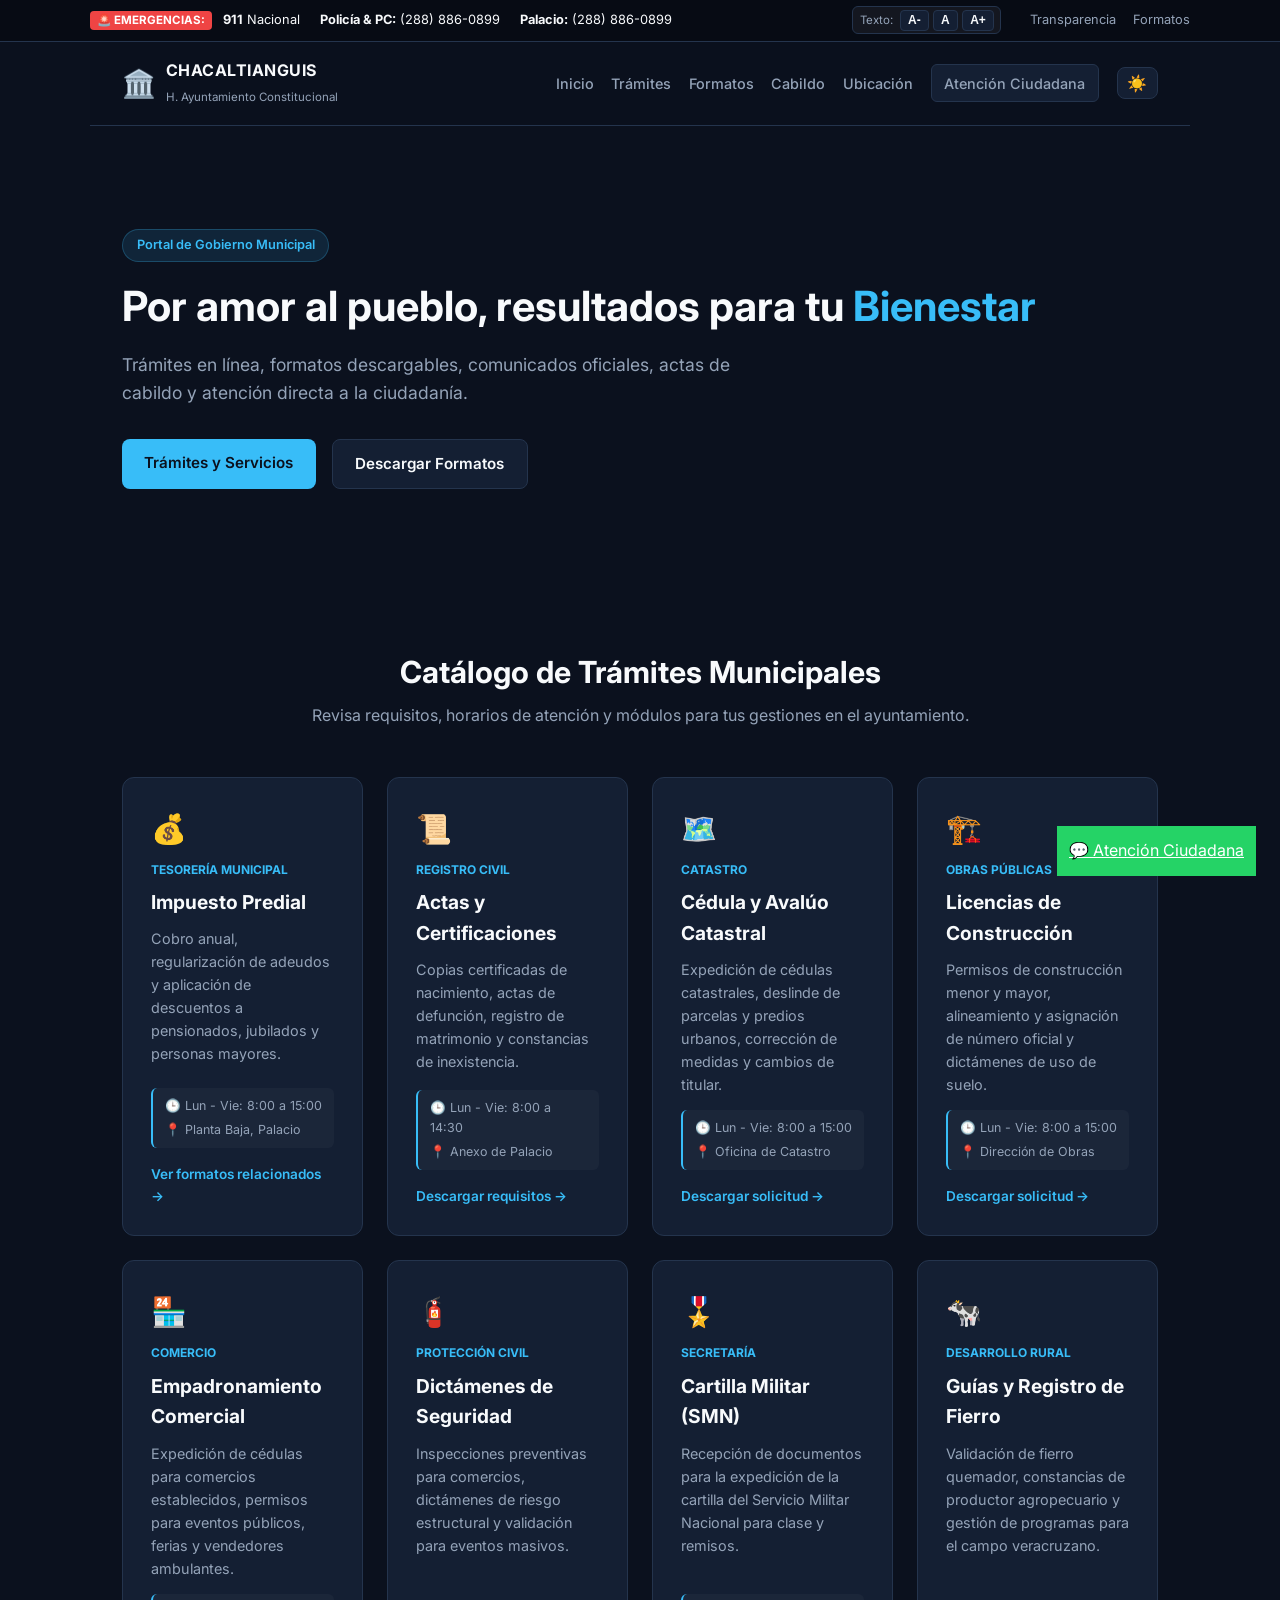
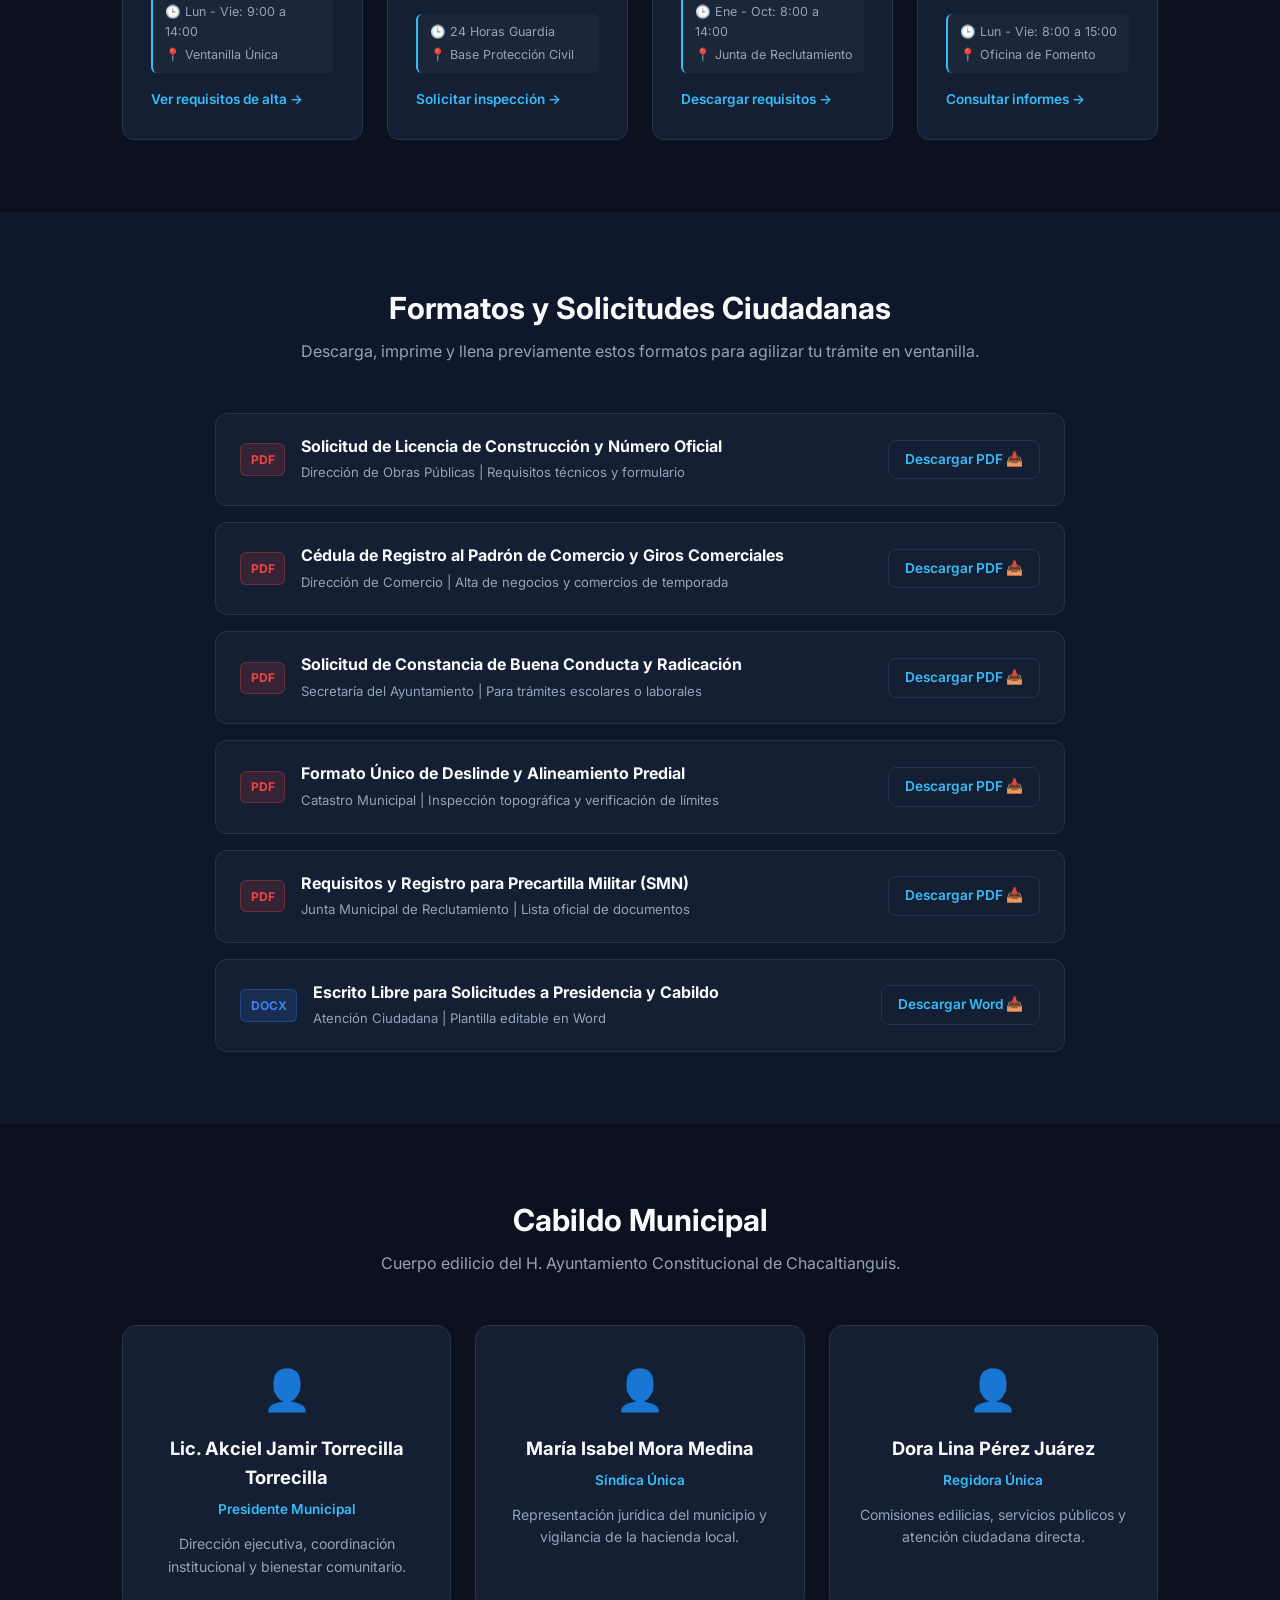
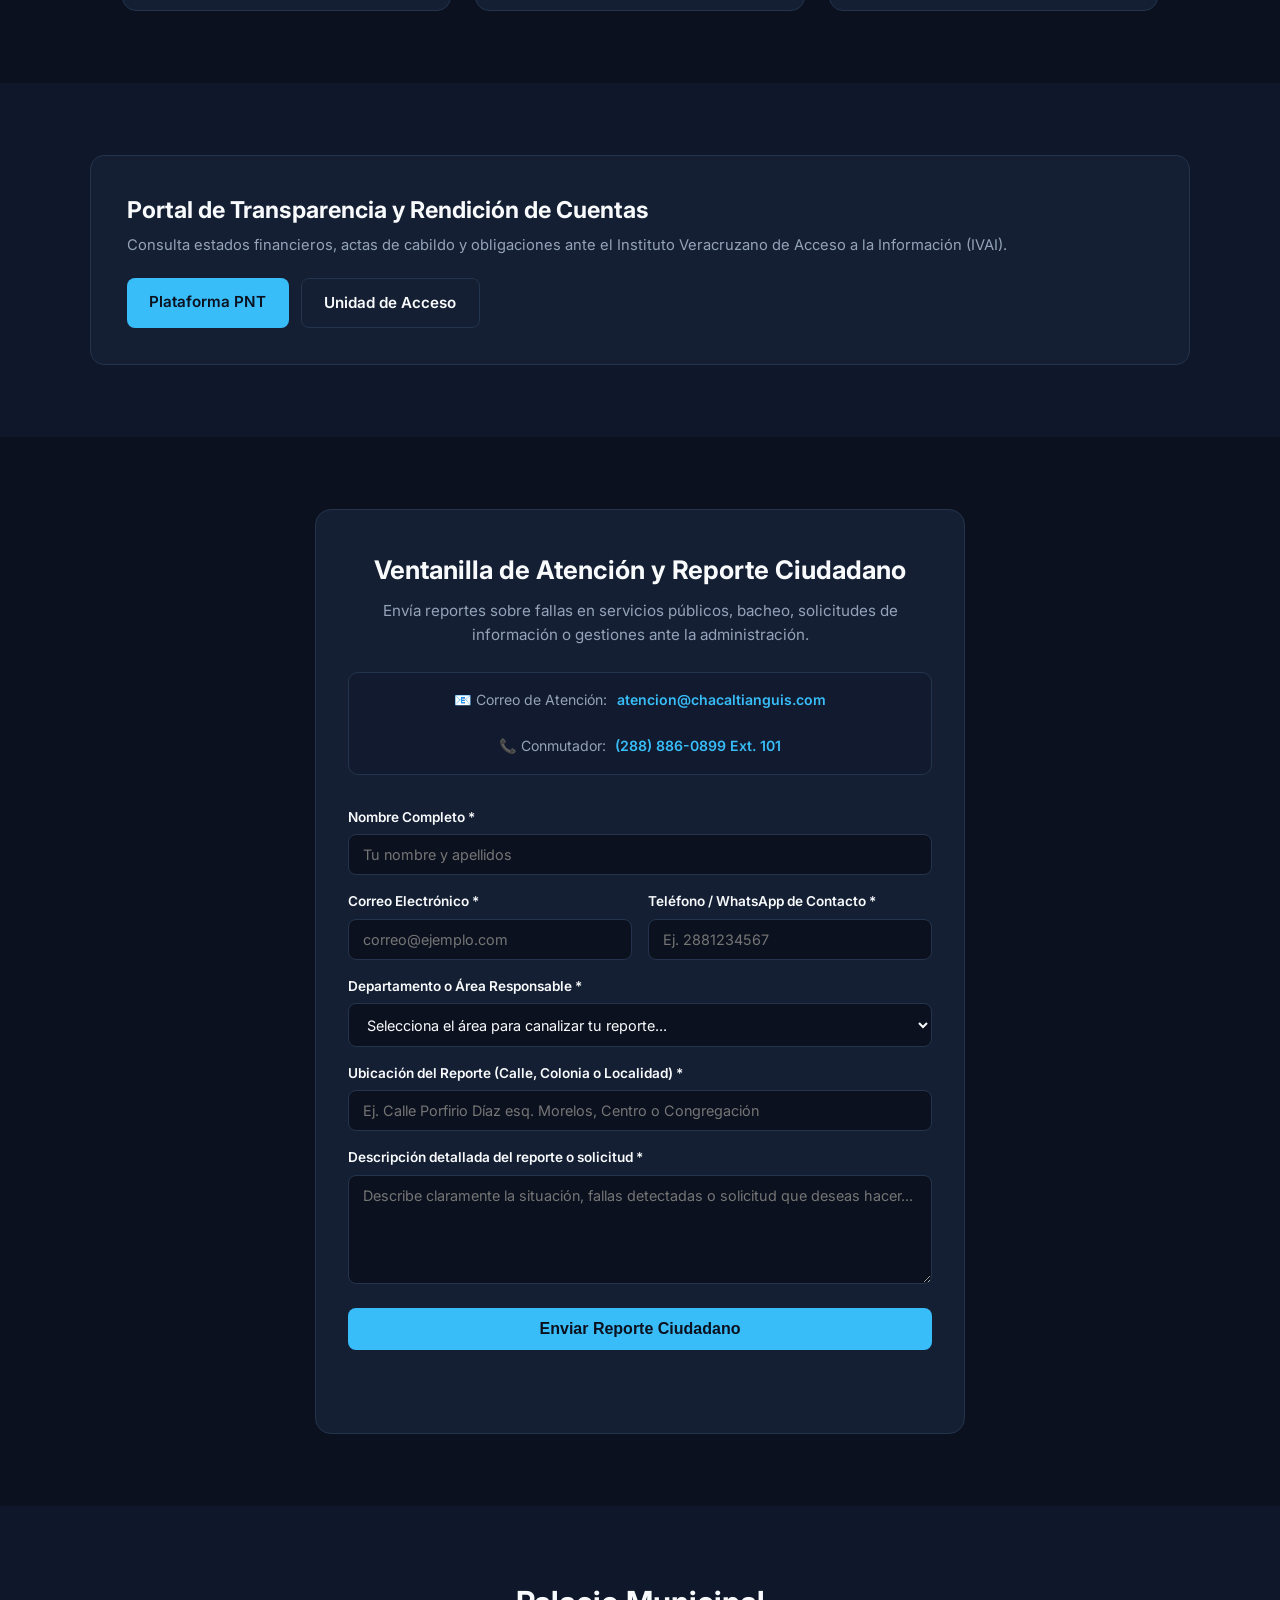
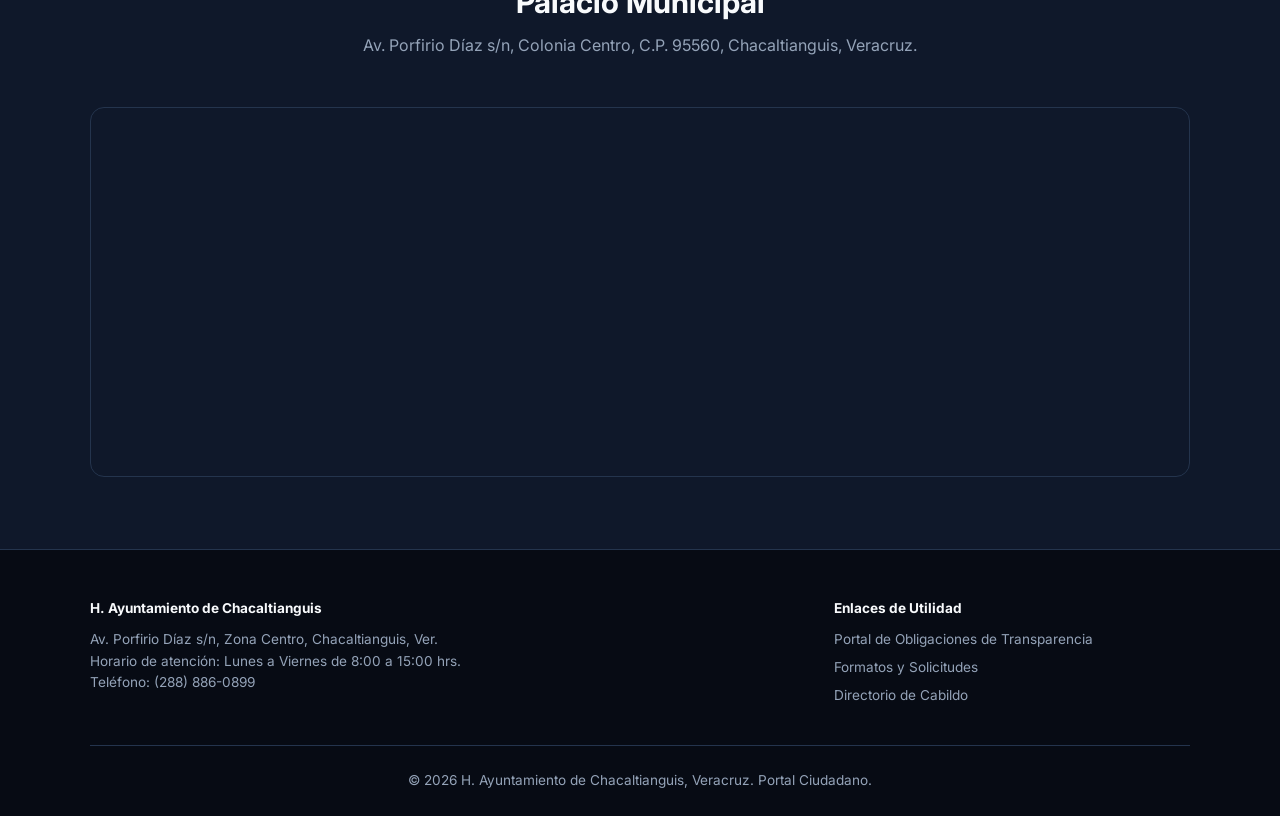
<file: index.html>
<!DOCTYPE html>
<html lang="es">
<head>
  <meta charset="UTF-8" />
  <meta name="viewport" content="width=device-width, initial-scale=1.0" />
  <title>H. Ayuntamiento de Chacaltianguis | Portal Oficial</title>

  <!-- Metadatos SEO y Redes Sociales -->
  <meta name="description" content="Portal Oficial del H. Ayuntamiento de Chacaltianguis, Veracruz. Trámites, formatos descargables, gacetas, cabildo y atención ciudadana." />
  <meta property="og:type" content="website" />
  <meta property="og:title" content="H. Ayuntamiento de Chacaltianguis - Portal Oficial" />
  <meta property="og:description" content="Trámites, formatos descargables, transparencia y atención ciudadana del Gobierno Municipal." />
  <meta property="og:url" content="https://chacaltianguis.com/" />
  <meta property="og:image" content="https://chacaltianguis.com/escudo.png" />
  <meta name="twitter:card" content="summary_large_image" />

  <link rel="stylesheet" href="style.css" />
  <link rel="preconnect" href="https://fonts.googleapis.com" />
  <link rel="preconnect" href="https://fonts.gstatic.com" crossorigin />
  <link href="https://fonts.googleapis.com/css2?family=Inter:wght@300;400;500;600;700&display=swap" rel="stylesheet" />
</head>
<body>

  <!-- 1. Cintillo de Emergencias y Barra de Accesibilidad -->
  <div class="emergency-bar">
    <div class="emergency-content">
      <div class="emergency-phones">
        <span class="badge-alert">🚨 EMERGENCIAS:</span>
        <a href="tel:911"><strong>911</strong> Nacional</a>
        <a href="tel:2888860899"><strong>Policía & PC:</strong> (288) 886-0899</a>
        <a href="tel:2888860899"><strong>Palacio:</strong> (288) 886-0899</a>
      </div>

      <!-- Accesibilidad y Atajos Rápidos -->
      <div class="accessibility-bar">
        <div class="font-controls" role="group" aria-label="Ajuste de tamaño de texto">
          <span class="access-label">Texto:</span>
          <button id="font-decrease" class="access-btn" title="Disminuir tamaño de letra" aria-label="Disminuir tamaño de letra">A-</button>
          <button id="font-reset" class="access-btn" title="Restablecer tamaño normal" aria-label="Restablecer tamaño de letra">A</button>
          <button id="font-increase" class="access-btn" title="Aumentar tamaño de letra" aria-label="Aumentar tamaño de letra">A+</button>
        </div>
        <div class="top-shortcuts">
          <a href="#transparencia">Transparencia</a>
          <a href="#formatos">Formatos</a>
        </div>
      </div>
    </div>
  </div>

  <!-- 2. Navegación Principal -->
  <header class="navbar">
    <div class="logo">
      <span class="logo-shield">🏛️</span>
      <div class="logo-text">
        <strong>CHACALTIANGUIS</strong>
        <small>H. Ayuntamiento Constitucional</small>
      </div>
    </div>
    <nav>
      <a href="#inicio">Inicio</a>
      <a href="#tramites">Trámites</a>
      <a href="#formatos">Formatos</a>
      <a href="#cabildo">Cabildo</a>
      <a href="#ubicacion">Ubicación</a>
      <a href="#contacto" class="btn-nav">Atención Ciudadana</a>
      <button id="theme-toggle" class="theme-btn" aria-label="Cambiar tema">☀️</button>
    </nav>
  </header>

  <!-- 3. Hero / Presentación Principal -->
  <section id="inicio" class="hero">
    <div class="hero-content">
      <span class="badge">Portal de Gobierno Municipal</span>
      <h1>Por amor al pueblo, resultados para tu <span class="highlight">Bienestar</span></h1>
      <p class="subtitle">Trámites en línea, formatos descargables, comunicados oficiales, actas de cabildo y atención directa a la ciudadanía.</p>
      <div class="hero-actions">
        <a href="#tramites" class="btn btn-primary">Trámites y Servicios</a>
        <a href="#formatos" class="btn btn-secondary">Descargar Formatos</a>
      </div>
    </div>
  </section>

  <!-- 4. Catálogo Ampliado de Trámites y Servicios -->
  <section id="tramites" class="section">
    <div class="section-title">
      <h2>Catálogo de Trámites Municipales</h2>
      <p>Revisa requisitos, horarios de atención y módulos para tus gestiones en el ayuntamiento.</p>
    </div>

    <div class="grid-cards">
      <!-- Tesorería -->
      <article class="card">
        <div class="card-icon">💰</div>
        <div class="card-tag">Tesorería Municipal</div>
        <h3>Impuesto Predial</h3>
        <p>Cobro anual, regularización de adeudos y aplicación de descuentos a pensionados, jubilados y personas mayores.</p>
        <div class="card-meta">
          <span>🕒 Lun - Vie: 8:00 a 15:00</span>
          <span>📍 Planta Baja, Palacio</span>
        </div>
        <a href="#formatos" class="card-link">Ver formatos relacionados &rarr;</a>
      </article>

      <!-- Registro Civil -->
      <article class="card">
        <div class="card-icon">📜</div>
        <div class="card-tag">Registro Civil</div>
        <h3>Actas y Certificaciones</h3>
        <p>Copias certificadas de nacimiento, actas de defunción, registro de matrimonio y constancias de inexistencia.</p>
        <div class="card-meta">
          <span>🕒 Lun - Vie: 8:00 a 14:30</span>
          <span>📍 Anexo de Palacio</span>
        </div>
        <a href="#formatos" class="card-link">Descargar requisitos &rarr;</a>
      </article>

      <!-- Catastro -->
      <article class="card">
        <div class="card-icon">🗺️</div>
        <div class="card-tag">Catastro</div>
        <h3>Cédula y Avalúo Catastral</h3>
        <p>Expedición de cédulas catastrales, deslinde de parcelas y predios urbanos, corrección de medidas y cambios de titular.</p>
        <div class="card-meta">
          <span>🕒 Lun - Vie: 8:00 a 15:00</span>
          <span>📍 Oficina de Catastro</span>
        </div>
        <a href="#formatos" class="card-link">Descargar solicitud &rarr;</a>
      </article>

      <!-- Obras Públicas -->
      <article class="card">
        <div class="card-icon">🏗️</div>
        <div class="card-tag">Obras Públicas</div>
        <h3>Licencias de Construcción</h3>
        <p>Permisos de construcción menor y mayor, alineamiento y asignación de número oficial y dictámenes de uso de suelo.</p>
        <div class="card-meta">
          <span>🕒 Lun - Vie: 8:00 a 15:00</span>
          <span>📍 Dirección de Obras</span>
        </div>
        <a href="#formatos" class="card-link">Descargar solicitud &rarr;</a>
      </article>

      <!-- Comercio -->
      <article class="card">
        <div class="card-icon">🏪</div>
        <div class="card-tag">Comercio</div>
        <h3>Empadronamiento Comercial</h3>
        <p>Expedición de cédulas para comercios establecidos, permisos para eventos públicos, ferias y vendedores ambulantes.</p>
        <div class="card-meta">
          <span>🕒 Lun - Vie: 9:00 a 14:00</span>
          <span>📍 Ventanilla Única</span>
        </div>
        <a href="#formatos" class="card-link">Ver requisitos de alta &rarr;</a>
      </article>

      <!-- Protección Civil -->
      <article class="card">
        <div class="card-icon">🧯</div>
        <div class="card-tag">Protección Civil</div>
        <h3>Dictámenes de Seguridad</h3>
        <p>Inspecciones preventivas para comercios, dictámenes de riesgo estructural y validación para eventos masivos.</p>
        <div class="card-meta">
          <span>🕒 24 Horas Guardia</span>
          <span>📍 Base Protección Civil</span>
        </div>
        <a href="#contacto" class="card-link">Solicitar inspección &rarr;</a>
      </article>

      <!-- Secretaría del Ayuntamiento -->
      <article class="card">
        <div class="card-icon">🎖️</div>
        <div class="card-tag">Secretaría</div>
        <h3>Cartilla Militar (SMN)</h3>
        <p>Recepción de documentos para la expedición de la cartilla del Servicio Militar Nacional para clase y remisos.</p>
        <div class="card-meta">
          <span>🕒 Ene - Oct: 8:00 a 14:00</span>
          <span>📍 Junta de Reclutamiento</span>
        </div>
        <a href="#formatos" class="card-link">Descargar requisitos &rarr;</a>
      </article>

      <!-- Fomento Agropecuario -->
      <article class="card">
        <div class="card-icon">🐄</div>
        <div class="card-tag">Desarrollo Rural</div>
        <h3>Guías y Registro de Fierro</h3>
        <p>Validación de fierro quemador, constancias de productor agropecuario y gestión de programas para el campo veracruzano.</p>
        <div class="card-meta">
          <span>🕒 Lun - Vie: 8:00 a 15:00</span>
          <span>📍 Oficina de Fomento</span>
        </div>
        <a href="#contacto" class="card-link">Consultar informes &rarr;</a>
      </article>
    </div>
  </section>

  <!-- 5. Repositorio de Formatos y Solicitudes Descargables -->
  <section id="formatos" class="section bg-alt">
    <div class="section-title">
      <h2>Formatos y Solicitudes Ciudadanas</h2>
      <p>Descarga, imprime y llena previamente estos formatos para agilizar tu trámite en ventanilla.</p>
    </div>

    <div class="doc-list">
      <div class="doc-item">
        <div class="doc-info">
          <span class="doc-badge badge-pdf">PDF</span>
          <div>
            <strong>Solicitud de Licencia de Construcción y Número Oficial</strong>
            <small>Dirección de Obras Públicas | Requisitos técnicos y formulario</small>
          </div>
        </div>
        <div class="doc-actions">
          <a href="documentos/solicitud-licencia-construccion.pdf" download class="btn-download">Descargar PDF 📥</a>
        </div>
      </div>

      <div class="doc-item">
        <div class="doc-info">
          <span class="doc-badge badge-pdf">PDF</span>
          <div>
            <strong>Cédula de Registro al Padrón de Comercio y Giros Comerciales</strong>
            <small>Dirección de Comercio | Alta de negocios y comercios de temporada</small>
          </div>
        </div>
        <div class="doc-actions">
          <a href="documentos/formato-alta-comercio.pdf" download class="btn-download">Descargar PDF 📥</a>
        </div>
      </div>

      <div class="doc-item">
        <div class="doc-info">
          <span class="doc-badge badge-pdf">PDF</span>
          <div>
            <strong>Solicitud de Constancia de Buena Conducta y Radicación</strong>
            <small>Secretaría del Ayuntamiento | Para trámites escolares o laborales</small>
          </div>
        </div>
        <div class="doc-actions">
          <a href="documentos/solicitud-constancia-radicacion.pdf" download class="btn-download">Descargar PDF 📥</a>
        </div>
      </div>

      <div class="doc-item">
        <div class="doc-info">
          <span class="doc-badge badge-pdf">PDF</span>
          <div>
            <strong>Formato Único de Deslinde y Alineamiento Predial</strong>
            <small>Catastro Municipal | Inspección topográfica y verificación de límites</small>
          </div>
        </div>
        <div class="doc-actions">
          <a href="documentos/formato-deslinde-catastral.pdf" download class="btn-download">Descargar PDF 📥</a>
        </div>
      </div>

      <div class="doc-item">
        <div class="doc-info">
          <span class="doc-badge badge-pdf">PDF</span>
          <div>
            <strong>Requisitos y Registro para Precartilla Militar (SMN)</strong>
            <small>Junta Municipal de Reclutamiento | Lista oficial de documentos</small>
          </div>
        </div>
        <div class="doc-actions">
          <a href="documentos/requisitos-cartilla-militar.pdf" download class="btn-download">Descargar PDF 📥</a>
        </div>
      </div>

      <div class="doc-item">
        <div class="doc-info">
          <span class="doc-badge badge-doc">DOCX</span>
          <div>
            <strong>Escrito Libre para Solicitudes a Presidencia y Cabildo</strong>
            <small>Atención Ciudadana | Plantilla editable en Word</small>
          </div>
        </div>
        <div class="doc-actions">
          <a href="documentos/formato-escrito-libre-atencion.docx" download class="btn-download">Descargar Word 📥</a>
        </div>
      </div>
    </div>
  </section>

  <!-- 6. Cabildo Municipal -->
  <section id="cabildo" class="section">
    <div class="section-title">
      <h2>Cabildo Municipal</h2>
      <p>Cuerpo edilicio del H. Ayuntamiento Constitucional de Chacaltianguis.</p>
    </div>
    <div class="cabildo-grid">
      <div class="cabildo-card">
        <div class="avatar-ph">👤</div>
        <h3>Lic. Akciel Jamir Torrecilla Torrecilla</h3>
        <span class="cargo">Presidente Municipal</span>
        <p>Dirección ejecutiva, coordinación institucional y bienestar comunitario.</p>
      </div>

      <div class="cabildo-card">
        <div class="avatar-ph">👤</div>
        <h3>María Isabel Mora Medina</h3>
        <span class="cargo">Síndica Única</span>
        <p>Representación jurídica del municipio y vigilancia de la hacienda local.</p>
      </div>

      <div class="cabildo-card">
        <div class="avatar-ph">👤</div>
        <h3>Dora Lina Pérez Juárez</h3>
        <span class="cargo">Regidora Única</span>
        <p>Comisiones edilicias, servicios públicos y atención ciudadana directa.</p>
      </div>
    </div>
  </section>

  <!-- 7. Banner de Transparencia -->
  <section id="transparencia" class="section bg-alt">
    <div class="transparency-banner">
      <div>
        <h2>Portal de Transparencia y Rendición de Cuentas</h2>
        <p>Consulta estados financieros, actas de cabildo y obligaciones ante el Instituto Veracruzano de Acceso a la Información (IVAI).</p>
      </div>
      <div class="transparency-actions">
        <a href="https://consultapublicamx.inai.org.mx/" target="_blank" rel="noopener noreferrer" class="btn btn-primary">Plataforma PNT</a>
        <a href="#contacto" class="btn btn-secondary">Unidad de Acceso</a>
      </div>
    </div>
  </section>

  <!-- 8. Sección Completa: Contacto y Ventanilla de Atención Ciudadana -->
  <section id="contacto" class="section">
    <div class="contact-box">
      <h2>Ventanilla de Atención y Reporte Ciudadano</h2>
      <p>Envía reportes sobre fallas en servicios públicos, bacheo, solicitudes de información o gestiones ante la administración.</p>

      <!-- Canales directos de contacto -->
      <div class="direct-contact-bar">
        <div class="direct-item">
          <span>📧 Correo de Atención:</span>
          <a href="mailto:atencion@chacaltianguis.com">atencion@chacaltianguis.com</a>
        </div>
        <div class="direct-item">
          <span>📞 Conmutador:</span>
          <a href="tel:2888860899">(288) 886-0899 Ext. 101</a>
        </div>
      </div>

      <!-- Formulario Funcional Completo -->
      <form id="contact-form" action="https://formspree.io/f/TU_ID_DE_FORMSPREE" method="POST" class="contact-form">
        
        <div class="form-group">
          <label for="name">Nombre Completo *</label>
          <input type="text" id="name" name="name" placeholder="Tu nombre y apellidos" required autocomplete="name" />
        </div>

        <div class="form-grid-2">
          <div class="form-group">
            <label for="email">Correo Electrónico *</label>
            <input type="email" id="email" name="email" placeholder="correo@ejemplo.com" required autocomplete="email" />
          </div>
          <div class="form-group">
            <label for="phone">Teléfono / WhatsApp de Contacto *</label>
            <input type="tel" id="phone" name="phone" placeholder="Ej. 2881234567" required autocomplete="tel" />
          </div>
        </div>

        <div class="form-group">
          <label for="area">Departamento o Área Responsable *</label>
          <select id="area" name="area" class="form-select" required>
            <option value="" disabled selected>Selecciona el área para canalizar tu reporte...</option>
            <option value="Servicios Publicos - Alumbrado y Basura">Servicios Públicos (Lámparas fundidas, recolección de basura, limpia)</option>
            <option value="Obras Publicas y Bacheo">Obras Públicas (Bacheo, caminos, banquetas y alcantarillado)</option>
            <option value="Agua Potable y Drenaje">Agua Potable y Drenaje (Fugas de agua, desazolve y suministro)</option>
            <option value="Seguridad y Proteccion Civil">Seguridad Pública y Protección Civil (Inspecciones y auxilio)</option>
            <option value="DIF y Desarrollo Social">DIF Municipal y Programas Sociales (Asistencia y apoyos)</option>
            <option value="Comercio y Mercados">Comercio y Mercados (Trámites y quejas comerciales)</option>
            <option value="Presidencia y Atencion Ciudadana">Presidencia / Secretaría (Audiencia y gestiones generales)</option>
          </select>
        </div>

        <div class="form-group">
          <label for="location">Ubicación del Reporte (Calle, Colonia o Localidad) *</label>
          <input type="text" id="location" name="location" placeholder="Ej. Calle Porfirio Díaz esq. Morelos, Centro o Congregación" required />
        </div>

        <div class="form-group">
          <label for="message">Descripción detallada del reporte o solicitud *</label>
          <textarea id="message" name="message" rows="5" placeholder="Describe claramente la situación, fallas detectadas o solicitud que deseas hacer..." required></textarea>
        </div>

        <button type="submit" id="form-submit-btn" class="btn btn-primary btn-block">Enviar Reporte Ciudadano</button>
        <div id="form-status" class="form-status" role="alert"></div>
      </form>
    </div>
  </section>

  <!-- 9. Ubicación y Google Maps -->
  <section id="ubicacion" class="section bg-alt">
    <div class="section-title">
      <h2>Palacio Municipal</h2>
      <p>Av. Porfirio Díaz s/n, Colonia Centro, C.P. 95560, Chacaltianguis, Veracruz.</p>
    </div>
    <div class="map-container">
      <iframe 
        title="Ubicación Palacio Municipal Chacaltianguis"
        src="https://maps.google.com/maps?q=Palacio+Municipal+Chacaltianguis+Veracruz&t=&z=15&ie=UTF8&iwloc=&output=embed" 
        width="100%" 
        height="360" 
        style="border:0; border-radius: 14px;" 
        allowfullscreen="" 
        loading="lazy" 
        referrerpolicy="no-referrer-when-downgrade">
      </iframe>
    </div>
  </section>

  <!-- 10. Pie de Página Institucional -->
  <footer>
    <div class="footer-content">
      <div>
        <h4>H. Ayuntamiento de Chacaltianguis</h4>
        <p>Av. Porfirio Díaz s/n, Zona Centro, Chacaltianguis, Ver.</p>
        <p>Horario de atención: Lunes a Viernes de 8:00 a 15:00 hrs.</p>
        <p>Teléfono: (288) 886-0899</p>
      </div>
      <div>
        <h4>Enlaces de Utilidad</h4>
        <ul class="footer-links">
          <li><a href="#transparencia">Portal de Obligaciones de Transparencia</a></li>
          <li><a href="#formatos">Formatos y Solicitudes</a></li>
          <li><a href="#cabildo">Directorio de Cabildo</a></li>
        </ul>
      </div>
    </div>
    <div class="footer-bottom">
      <p>&copy; 2026 H. Ayuntamiento de Chacaltianguis, Veracruz. Portal Ciudadano.</p>
    </div>
  </footer>

  <!-- 11. Botón Flotante de WhatsApp -->
  <a 
    href="https://wa.me/522888860899?text=Hola,%20quisiera%20hacer%20una%20consulta%20al%20Ayuntamiento%20de%20Chacaltianguis" 
    class="whatsapp-float" 
    target="_blank" 
    rel="noopener noreferrer" 
    aria-label="Atención por WhatsApp">
    <span class="wa-icon">💬</span>
    <span class="wa-text">Atención Ciudadana</span>
  </a>

  <script src="script.js"></script>
</body>
</html>
</file>
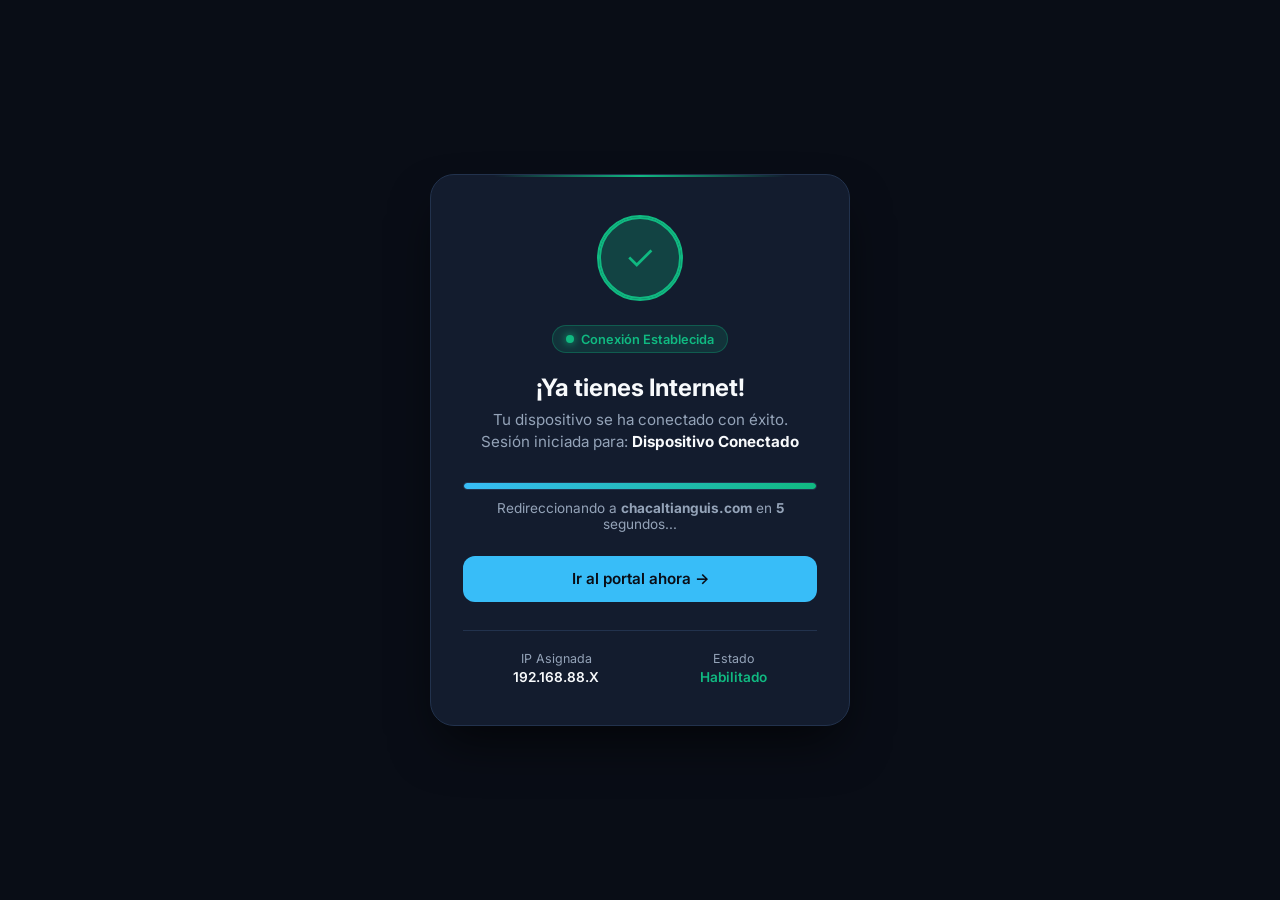
<file: redirect.html>
<!DOCTYPE html>
<html lang="es">
<head>
  <meta charset="UTF-8" />
  <meta name="viewport" content="width=device-width, initial-scale=1.0" />
  <title>Acceso Concedido | Conectando a Internet</title>

  <!-- Redirección de respaldo por HTML (6 segundos) -->
  <meta http-equiv="refresh" content="6; url=https://chacaltianguis.com">

  <link rel="preconnect" href="https://fonts.googleapis.com">
  <link rel="preconnect" href="https://fonts.gstatic.com" crossorigin>
  <link href="https://fonts.googleapis.com/css2?family=Inter:wght@400;600;700&display=swap" rel="stylesheet">

  <style>
    :root {
      --bg: #090d16;
      --card-bg: #131c2e;
      --border: #22324d;
      --success: #10b981;
      --success-glow: rgba(16, 185, 129, 0.25);
      --primary: #38bdf8;
      --text: #f8fafc;
      --text-muted: #94a3b8;
    }

    * {
      box-sizing: border-box;
      margin: 0;
      padding: 0;
      font-family: 'Inter', system-ui, -apple-system, sans-serif;
    }

    body {
      background-color: var(--bg);
      color: var(--text);
      min-height: 100vh;
      display: flex;
      align-items: center;
      justify-content: center;
      padding: 1.25rem;
    }

    .card {
      background: var(--card-bg);
      border: 1px solid var(--border);
      border-radius: 24px;
      width: 100%;
      max-width: 420px;
      padding: 2.5rem 2rem;
      text-align: center;
      box-shadow: 0 25px 50px -12px rgba(0, 0, 0, 0.65);
      position: relative;
      overflow: hidden;
    }

    /* Brillo superior decorativo */
    .card::before {
      content: '';
      position: absolute;
      top: 0;
      left: 15%;
      right: 15%;
      height: 2px;
      background: linear-gradient(90deg, transparent, var(--success), transparent);
    }

    /* Ícono animado de conexión exitosa */
    .icon-wrapper {
      position: relative;
      width: 86px;
      height: 86px;
      margin: 0 auto 1.5rem;
      display: flex;
      align-items: center;
      justify-content: center;
      border-radius: 50%;
      background: var(--success-glow);
      border: 2px solid var(--success);
    }

    .pulse-ring {
      position: absolute;
      width: 100%;
      height: 100%;
      border-radius: 50%;
      border: 2px solid var(--success);
      animation: pulse 1.8s infinite cubic-bezier(0.25, 1, 0.5, 1);
    }

    @keyframes pulse {
      0% { transform: scale(1); opacity: 0.8; }
      100% { transform: scale(1.45); opacity: 0; }
    }

    .wifi-icon {
      font-size: 2.2rem;
      color: var(--success);
      line-height: 1;
    }

    h1 {
      font-size: 1.5rem;
      font-weight: 700;
      margin-bottom: 0.4rem;
    }

    .status-badge {
      display: inline-flex;
      align-items: center;
      gap: 0.4rem;
      background: rgba(16, 185, 129, 0.15);
      color: var(--success);
      padding: 0.35rem 0.85rem;
      border-radius: 999px;
      font-size: 0.8rem;
      font-weight: 600;
      margin-bottom: 1.25rem;
      border: 1px solid rgba(16, 185, 129, 0.3);
    }

    .status-dot {
      width: 8px;
      height: 8px;
      background: var(--success);
      border-radius: 50%;
      box-shadow: 0 0 8px var(--success);
    }

    .desc {
      color: var(--text-muted);
      font-size: 0.95rem;
      line-height: 1.5;
      margin-bottom: 1.75rem;
    }

    .desc strong {
      color: var(--text);
    }

    /* Barra de progreso de 6 segundos */
    .progress-container {
      margin-bottom: 1.5rem;
    }

    .progress-track {
      width: 100%;
      height: 8px;
      background: rgba(255, 255, 255, 0.06);
      border-radius: 999px;
      overflow: hidden;
      border: 1px solid var(--border);
    }

    .progress-fill {
      height: 100%;
      width: 0%;
      background: linear-gradient(90deg, var(--primary), var(--success));
      border-radius: 999px;
      animation: fillBar 6s linear forwards;
    }

    @keyframes fillBar {
      0% { width: 0%; }
      100% { width: 100%; }
    }

    .redirect-msg {
      font-size: 0.85rem;
      color: var(--text-muted);
      margin-top: 0.6rem;
    }

    /* Botón manual directo a chacaltianguis.com */
    .btn-redirect {
      display: inline-flex;
      align-items: center;
      justify-content: center;
      gap: 0.5rem;
      width: 100%;
      padding: 0.85rem 1.25rem;
      background: var(--primary);
      color: #090d16;
      border-radius: 12px;
      text-decoration: none;
      font-size: 0.95rem;
      font-weight: 600;
      transition: all 0.2s ease;
      border: none;
    }

    .btn-redirect:hover {
      background: #0284c7;
      color: #ffffff;
      transform: translateY(-1px);
    }

    .details {
      margin-top: 1.75rem;
      padding-top: 1.25rem;
      border-top: 1px solid var(--border);
      display: flex;
      justify-content: space-around;
      font-size: 0.78rem;
      color: var(--text-muted);
    }

    .detail-item span {
      display: block;
      color: var(--text);
      font-weight: 600;
      font-size: 0.85rem;
      margin-top: 0.2rem;
    }
  </style>
</head>
<body>

  <div class="card">
    
    <!-- Ícono animado de confirmación -->
    <div class="icon-wrapper">
      <div class="pulse-ring"></div>
      <div class="wifi-icon">&#10003;</div>
    </div>

    <!-- Indicador de conexión activa -->
    <div class="status-badge">
      <span class="status-dot"></span> Conexión Establecida
    </div>

    <h1>¡Ya tienes Internet!</h1>
    <p class="desc">
      Tu dispositivo se ha conectado con éxito.<br>
      Sesión iniciada para: <strong id="user-display">$(username)</strong>
    </p>

    <!-- Barra de progreso -->
    <div class="progress-container">
      <div class="progress-track">
        <div class="progress-fill"></div>
      </div>
      <div class="redirect-msg">
        Redireccionando a <strong>chacaltianguis.com</strong> en <strong id="timer">6</strong> segundos...
      </div>
    </div>

    <!-- Enlace manual de escape -->
    <a href="https://chacaltianguis.com" id="manual-btn" class="btn-redirect">
      Ir al portal ahora &rarr;
    </a>

    <!-- Metadatos de la sesión -->
    <div class="details">
      <div class="detail-item">
        IP Asignada
        <span id="ip-display">$(ip)</span>
      </div>
      <div class="detail-item">
        Estado
        <span style="color: var(--success);">Habilitado</span>
      </div>
    </div>

  </div>

  <script>
    // URL de destino fija
    const targetUrl = "https://chacaltianguis.com";

    // Reemplazo visual si se abre en pruebas locales fuera del router
    const user = document.getElementById("user-display");
    if (user && user.textContent.startsWith("$(")) user.textContent = "Dispositivo Conectado";

    const ip = document.getElementById("ip-display");
    if (ip && ip.textContent.startsWith("$(")) ip.textContent = "192.168.88.X";

    // Conteo regresivo sincronizado a 6 segundos
    let secondsLeft = 6;
    const timerEl = document.getElementById("timer");

    const countdown = setInterval(() => {
      secondsLeft--;
      if (timerEl) timerEl.textContent = secondsLeft;

      if (secondsLeft <= 0) {
        clearInterval(countdown);
        window.location.href = targetUrl;
      }
    }, 1000);
  </script>

</body>
</html>
</file>
<file: style.css>
/* Paleta Institucional: Modo Oscuro por defecto */
:root {
  --bg-color: #0b111e;
  --bg-card: #141f33;
  --bg-alt: #0f182a;
  --text-main: #f8fafc;
  --text-muted: #94a3b8;
  --primary: #38bdf8;
  --primary-hover: #0284c7;
  --border: #24344d;
  --emergency: #ef4444;
  --accent: #10b981;
}

/* Paleta Institucional: Modo Claro */
body.light-mode {
  --bg-color: #f8fafc;
  --bg-card: #ffffff;
  --bg-alt: #f1f5f9;
  --text-main: #0f172a;
  --text-muted: #64748b;
  --primary: #0284c7;
  --primary-hover: #0369a1;
  --border: #cbd5e1;
  --emergency: #dc2626;
  --accent: #059669;
}

* {
  margin: 0;
  padding: 0;
  box-sizing: border-box;
}

html {
  scroll-behavior: smooth;
  font-size: 100%; /* Base 16px */
}

/* Escalas de Accesibilidad Tipográfica aplicadas a <html> */
html.font-sm {
  font-size: 87.5%; /* Aprox. 14px */
}

html.font-md {
  font-size: 100%; /* Estándar 16px */
}

html.font-lg {
  font-size: 115%; /* Aprox. 18.5px */
}

html.font-xl {
  font-size: 130%; /* Aprox. 20.8px */
}

body {
  font-family: 'Inter', sans-serif;
  background-color: var(--bg-color);
  color: var(--text-main);
  line-height: 1.6;
  transition: background-color 0.3s ease, color 0.3s ease;
}

/* 1. Cintillo Superior de Emergencias y Accesibilidad */
.emergency-bar {
  background-color: #070b14;
  border-bottom: 1px solid var(--border);
  font-size: 0.8rem;
  padding: 0.4rem 1.5rem;
}

body.light-mode .emergency-bar {
  background-color: #e2e8f0;
}

.emergency-content {
  max-width: 1100px;
  margin: 0 auto;
  display: flex;
  justify-content: space-between;
  align-items: center;
  flex-wrap: wrap;
  gap: 0.5rem;
}

.badge-alert {
  background: var(--emergency);
  color: #fff;
  padding: 0.15rem 0.45rem;
  border-radius: 4px;
  font-weight: 700;
  font-size: 0.72rem;
  margin-right: 0.4rem;
}

.emergency-phones a {
  color: var(--text-main);
  text-decoration: none;
  margin-right: 1rem;
}

.emergency-phones a:hover {
  color: var(--primary);
}

/* Controles de Accesibilidad */
.accessibility-bar {
  display: flex;
  align-items: center;
  gap: 1rem;
}

.font-controls {
  display: flex;
  align-items: center;
  gap: 0.25rem;
  background: rgba(255, 255, 255, 0.05);
  padding: 0.15rem 0.4rem;
  border-radius: 6px;
  border: 1px solid var(--border);
}

body.light-mode .font-controls {
  background: rgba(0, 0, 0, 0.05);
}

.access-label {
  font-size: 0.72rem;
  color: var(--text-muted);
  margin-right: 0.2rem;
}

.access-btn {
  background: var(--bg-card);
  color: var(--text-main);
  border: 1px solid var(--border);
  padding: 0.15rem 0.45rem;
  font-size: 0.75rem;
  font-weight: 700;
  border-radius: 4px;
  cursor: pointer;
  transition: all 0.2s ease;
  line-height: 1.2;
}

.access-btn:hover {
  background: var(--primary);
  color: #0b111e;
  border-color: var(--primary);
}

.top-shortcuts a {
  color: var(--text-muted);
  text-decoration: none;
  margin-left: 0.8rem;
}

.top-shortcuts a:hover {
  color: var(--primary);
}

/* 2. Barra de Navegación */
.navbar {
  display: flex;
  justify-content: space-between;
  align-items: center;
  padding: 1rem 2rem;
  max-width: 1100px;
  margin: 0 auto;
  position: sticky;
  top: 0;
  background-color: rgba(11, 17, 30, 0.92);
  backdrop-filter: blur(10px);
  z-index: 90;
  border-bottom: 1px solid var(--border);
}

body.light-mode .navbar {
  background-color: rgba(248, 250, 252, 0.95);
}

.logo {
  display: flex;
  align-items: center;
  gap: 0.6rem;
}

.logo-shield {
  font-size: 1.7rem;
}

.logo-text strong {
  display: block;
  font-size: 1rem;
  letter-spacing: 0.5px;
}

.logo-text small {
  font-size: 0.72rem;
  color: var(--text-muted);
}

.navbar nav {
  display: flex;
  align-items: center;
  gap: 1.1rem;
}

.navbar a {
  color: var(--text-muted);
  text-decoration: none;
  font-size: 0.9rem;
  font-weight: 500;
  transition: color 0.2s ease;
}

.navbar a:hover {
  color: var(--text-main);
}

.btn-nav {
  padding: 0.4rem 0.8rem;
  border-radius: 6px;
  background: var(--bg-card);
  border: 1px solid var(--border);
}

.theme-btn {
  background: var(--bg-card);
  border: 1px solid var(--border);
  color: var(--text-main);
  padding: 0.35rem 0.6rem;
  border-radius: 8px;
  cursor: pointer;
  font-size: 1rem;
  transition: border-color 0.2s ease;
}

.theme-btn:hover {
  border-color: var(--primary);
}

/* 3. Hero / Encabezado */
.hero {
  max-width: 1100px;
  margin: 0 auto;
  padding: 5rem 2rem 4rem;
  min-height: 50vh;
  display: flex;
  align-items: center;
}

.badge {
  display: inline-block;
  font-size: 0.8rem;
  background: rgba(56, 189, 248, 0.12);
  color: var(--primary);
  padding: 0.35rem 0.85rem;
  border-radius: 999px;
  font-weight: 600;
  margin-bottom: 1.2rem;
  border: 1px solid rgba(56, 189, 248, 0.25);
}

.hero h1 {
  font-size: 2.6rem;
  font-weight: 700;
  line-height: 1.2;
  margin-bottom: 1.2rem;
}

.highlight {
  color: var(--primary);
}

.subtitle {
  color: var(--text-muted);
  font-size: 1.1rem;
  max-width: 650px;
  margin-bottom: 2rem;
}

.hero-actions {
  display: flex;
  gap: 1rem;
}

/* Botones Comunes */
.btn {
  display: inline-block;
  padding: 0.75rem 1.4rem;
  border-radius: 8px;
  font-size: 0.95rem;
  font-weight: 600;
  text-decoration: none;
  transition: all 0.2s ease;
  text-align: center;
}

.btn-primary {
  background: var(--primary);
  color: #0b111e;
}

body.light-mode .btn-primary {
  color: #ffffff;
}

.btn-primary:hover {
  background: var(--primary-hover);
}

.btn-secondary {
  background: var(--bg-card);
  color: var(--text-main);
  border: 1px solid var(--border);
}

.btn-secondary:hover {
  border-color: var(--primary);
}

/* 4. Estructura de Secciones */
.section {
  max-width: 1100px;
  margin: 0 auto;
  padding: 4.5rem 2rem;
}

.bg-alt {
  max-width: 100%;
  background-color: var(--bg-alt);
}

.section-title {
  text-align: center;
  margin-bottom: 3rem;
}

.section-title h2 {
  font-size: 1.9rem;
  margin-bottom: 0.4rem;
}

.section-title p {
  color: var(--text-muted);
}

/* 5. Catálogo de Trámites */
.grid-cards {
  display: grid;
  grid-template-columns: repeat(auto-fit, minmax(240px, 1fr));
  gap: 1.5rem;
}

.card {
  background: var(--bg-card);
  border: 1px solid var(--border);
  padding: 1.75rem;
  border-radius: 12px;
  display: flex;
  flex-direction: column;
  transition: transform 0.2s ease, border-color 0.2s ease;
}

.card:hover {
  transform: translateY(-4px);
  border-color: var(--primary);
}

.card-icon {
  font-size: 1.8rem;
  margin-bottom: 0.5rem;
}

.card-tag {
  font-size: 0.75rem;
  font-weight: 700;
  color: var(--primary);
  text-transform: uppercase;
  margin-bottom: 0.5rem;
}

.card h3 {
  font-size: 1.2rem;
  margin-bottom: 0.6rem;
}

.card p {
  color: var(--text-muted);
  font-size: 0.9rem;
  flex-grow: 1;
  margin-bottom: 0.85rem;
}

.card-meta {
  display: flex;
  flex-direction: column;
  gap: 0.25rem;
  font-size: 0.78rem;
  color: var(--text-muted);
  margin-bottom: 1rem;
  padding: 0.5rem 0.75rem;
  background: rgba(255, 255, 255, 0.03);
  border-radius: 6px;
  border-left: 2px solid var(--primary);
}

body.light-mode .card-meta {
  background: rgba(0, 0, 0, 0.03);
}

.card-link {
  color: var(--primary);
  text-decoration: none;
  font-weight: 600;
  font-size: 0.85rem;
}

/* 6. Formatos y Documentos Descargables */
.doc-list {
  display: flex;
  flex-direction: column;
  gap: 1rem;
  max-width: 850px;
  margin: 0 auto;
}

.doc-item {
  display: flex;
  justify-content: space-between;
  align-items: center;
  background: var(--bg-card);
  border: 1px solid var(--border);
  padding: 1.25rem 1.5rem;
  border-radius: 12px;
  gap: 1rem;
}

.doc-info {
  display: flex;
  align-items: center;
  gap: 1rem;
}

.doc-badge {
  padding: 0.35rem 0.6rem;
  border-radius: 6px;
  font-weight: 700;
  font-size: 0.75rem;
}

.badge-pdf {
  background: rgba(239, 68, 68, 0.15);
  color: #ef4444;
  border: 1px solid rgba(239, 68, 68, 0.3);
}

.badge-doc {
  background: rgba(59, 130, 246, 0.15);
  color: #3b82f6;
  border: 1px solid rgba(59, 130, 246, 0.3);
}

.doc-info strong {
  display: block;
  font-size: 1rem;
}

.doc-info small {
  color: var(--text-muted);
  font-size: 0.82rem;
}

.doc-actions {
  display: flex;
  align-items: center;
}

.btn-download {
  background: transparent;
  color: var(--primary);
  border: 1px solid var(--border);
  padding: 0.5rem 1rem;
  border-radius: 8px;
  text-decoration: none;
  font-weight: 600;
  font-size: 0.85rem;
  white-space: nowrap;
  transition: all 0.2s ease;
}

.btn-download:hover {
  background: var(--primary);
  color: #0b111e;
}

/* 7. Cabildo Municipal */
.cabildo-grid {
  max-width: 1100px;
  margin: 0 auto;
  display: grid;
  grid-template-columns: repeat(auto-fit, minmax(280px, 1fr));
  gap: 1.5rem;
}

.cabildo-card {
  background: var(--bg-card);
  border: 1px solid var(--border);
  padding: 2rem 1.5rem;
  border-radius: 14px;
  text-align: center;
}

.avatar-ph {
  font-size: 2.5rem;
  margin-bottom: 0.75rem;
}

.cabildo-card h3 {
  font-size: 1.15rem;
  margin-bottom: 0.25rem;
}

.cargo {
  display: inline-block;
  color: var(--primary);
  font-weight: 600;
  font-size: 0.85rem;
  margin-bottom: 0.75rem;
}

.cabildo-card p {
  color: var(--text-muted);
  font-size: 0.88rem;
}

/* 8. Transparencia */
.transparency-banner {
  max-width: 1100px;
  margin: 0 auto;
  background: var(--bg-card);
  border: 1px solid var(--border);
  border-radius: 14px;
  padding: 2.25rem;
  display: flex;
  justify-content: space-between;
  align-items: center;
  flex-wrap: wrap;
  gap: 1.25rem;
}

.transparency-banner h2 {
  font-size: 1.45rem;
  margin-bottom: 0.3rem;
}

.transparency-banner p {
  color: var(--text-muted);
  font-size: 0.92rem;
}

.transparency-actions {
  display: flex;
  gap: 0.75rem;
}

/* 9. Ventanilla de Atención Ciudadana */
.contact-box {
  max-width: 650px;
  margin: 0 auto;
  background: var(--bg-card);
  border: 1px solid var(--border);
  border-radius: 16px;
  padding: 2.5rem 2rem;
  text-align: center;
}

.contact-box h2 {
  font-size: 1.6rem;
  margin-bottom: 0.5rem;
}

.contact-box p {
  color: var(--text-muted);
  font-size: 0.95rem;
  margin-bottom: 1.5rem;
}

/* Barra de Contacto Directo */
.direct-contact-bar {
  display: flex;
  justify-content: center;
  gap: 1.5rem;
  margin-bottom: 2rem;
  padding: 1rem;
  background: rgba(15, 23, 42, 0.5);
  border: 1px solid var(--border);
  border-radius: 10px;
  flex-wrap: wrap;
  font-size: 0.88rem;
}

body.light-mode .direct-contact-bar {
  background: rgba(0, 0, 0, 0.03);
}

.direct-item span {
  color: var(--text-muted);
  margin-right: 0.35rem;
}

.direct-item a {
  color: var(--primary);
  font-weight: 600;
  text-decoration: none;
}

.direct-item a:hover {
  text-decoration: underline;
}

/* Formulario */
.contact-form {
  text-align: left;
  display: flex;
  flex-direction: column;
  gap: 1rem;
}

.form-grid-2 {
  display: grid;
  grid-template-columns: 1fr 1fr;
  gap: 1rem;
}

.form-group {
  display: flex;
  flex-direction: column;
  gap: 0.35rem;
}

.form-group label {
  font-size: 0.85rem;
  font-weight: 600;
}

.form-group input,
.form-group textarea,
.form-select {
  width: 100%;
  padding: 0.7rem 0.9rem;
  border-radius: 8px;
  background-color: var(--bg-color);
  border: 1px solid var(--border);
  color: var(--text-main);
  font-family: inherit;
  font-size: 0.9rem;
  outline: none;
}

.form-group input:focus,
.form-group textarea:focus,
.form-select:focus {
  border-color: var(--primary);
  box-shadow: 0 0 0 3px rgba(56, 189, 248, 0.15);
}

.btn-block {
  width: 100%;
  cursor: pointer;
  border: none;
  font-size: 1rem;
  margin-top: 0.5rem;
}

.form-status {
  text-align: center;
  font-size: 0.9rem;
  min-height: 1.2rem;
  margin-top: 0.5rem;
}

.form-status.success {
  color: var(--accent);
}

.form-status.error {
  color: var(--emergency);
}

/* 10. Ubicación y Mapa */
.map-container {
  max-width: 1100px;
  margin: 0 auto;
  border-radius: 14px;
  overflow: hidden;
  border: 1px solid var(--border);
}

/* 11. Footer */
footer {
  background-color: #070b14;
  border-top: 1px solid var(--border);
  color: var(--text-muted);
  font-size: 0.85rem;
  padding: 3rem 2rem 1.5rem;
}

body.light-mode footer {
  background-color: #e2e8f0;
}

.footer-content {
  max-width: 1100px;
  margin: 0 auto;
  display: grid;
  grid-template-columns: 2fr 1fr;
  gap: 2rem;
  margin-bottom: 2rem;
}

.footer-content h4 {
  color: var(--text-main);
  margin-bottom: 0.6rem;
}

.footer-links {
  list-style: none;
}

.footer-links li {
  margin-bottom: 0.4rem;
}

.footer-links a {
  color: inherit;
  text-decoration: none;
}

.footer-links a:hover {
  color: var(--primary);
}

.footer-bottom {
  max-width: 1100px;
  margin: 0 auto;
  text-align: center;
  padding-top: 1.5rem;
  border-top: 1px solid var(--border);
}

/* 12. Botón Flotante de WhatsApp */
.whatsapp-float {
  position: fixed;
  bottom: 24px;
  right: 24px;
  background-color: #25d366;
  color: #ffffff;
  padding: 0.75rem
</file>
